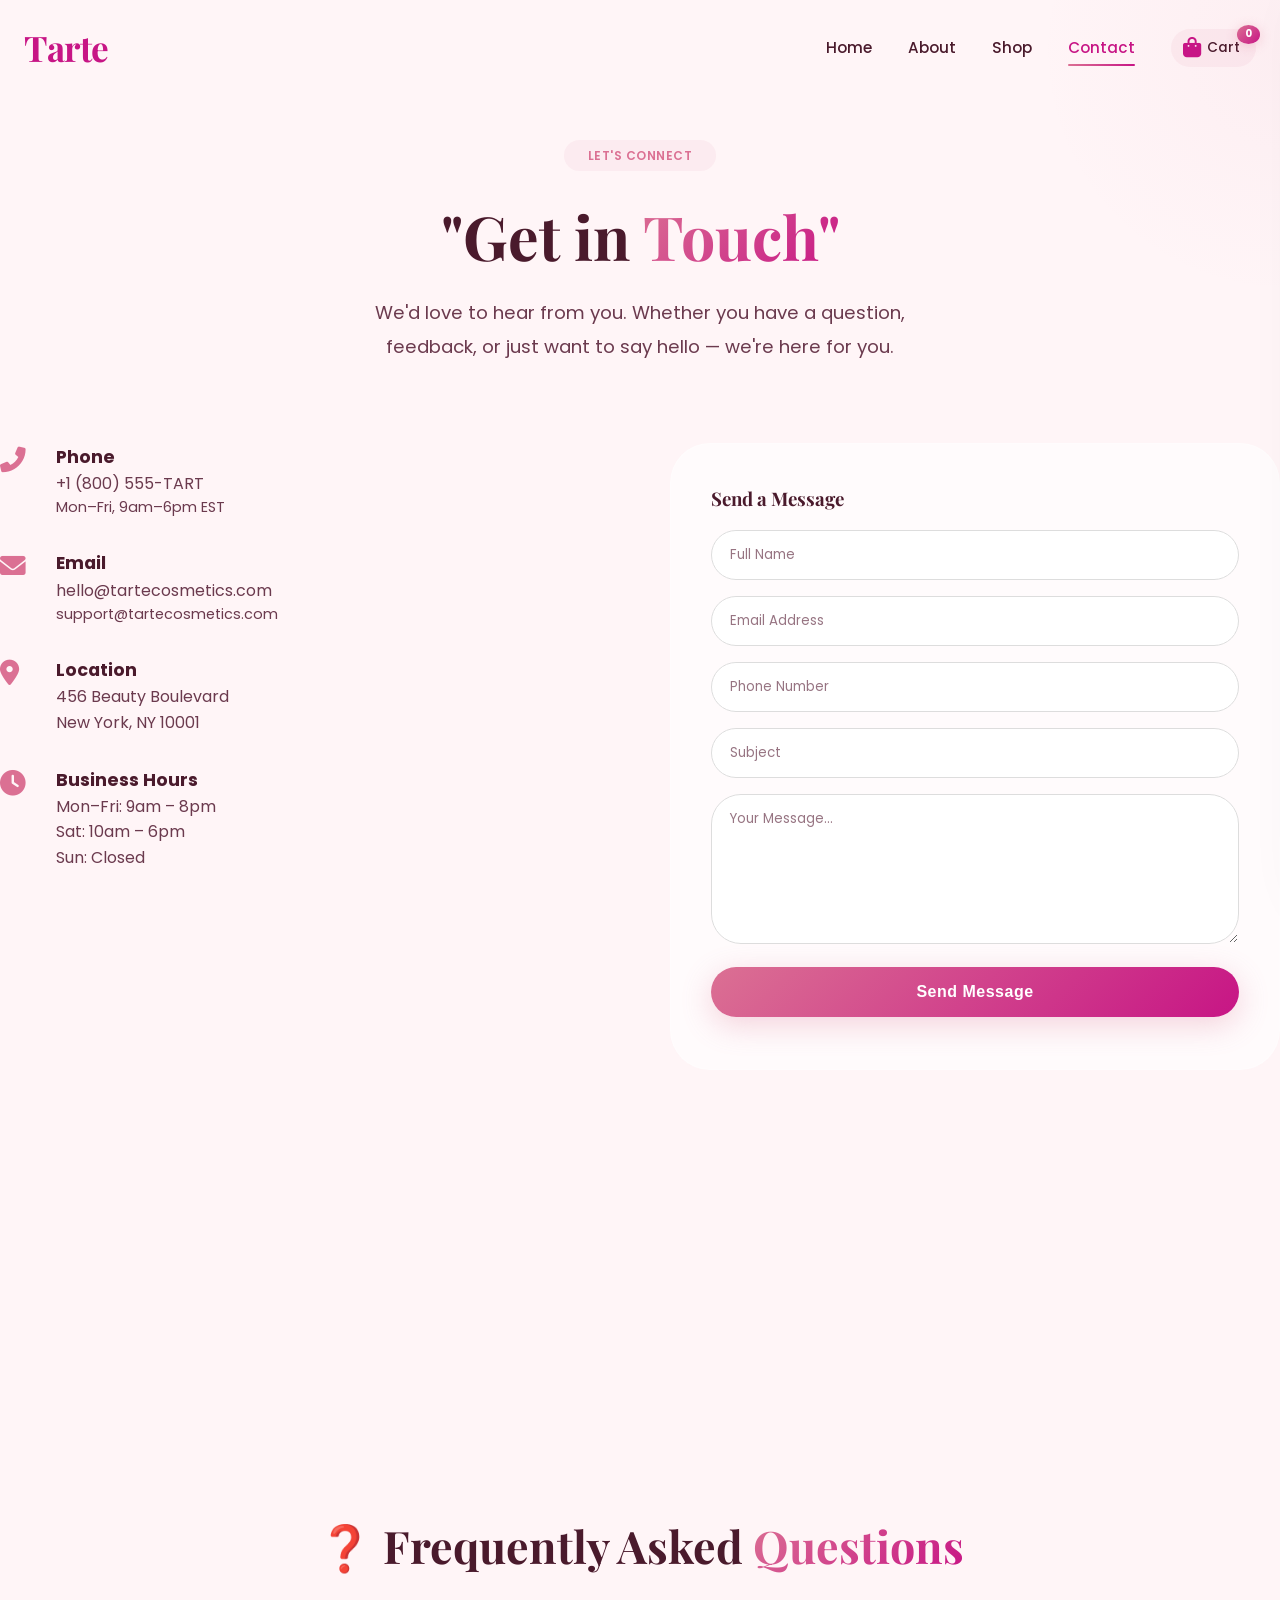
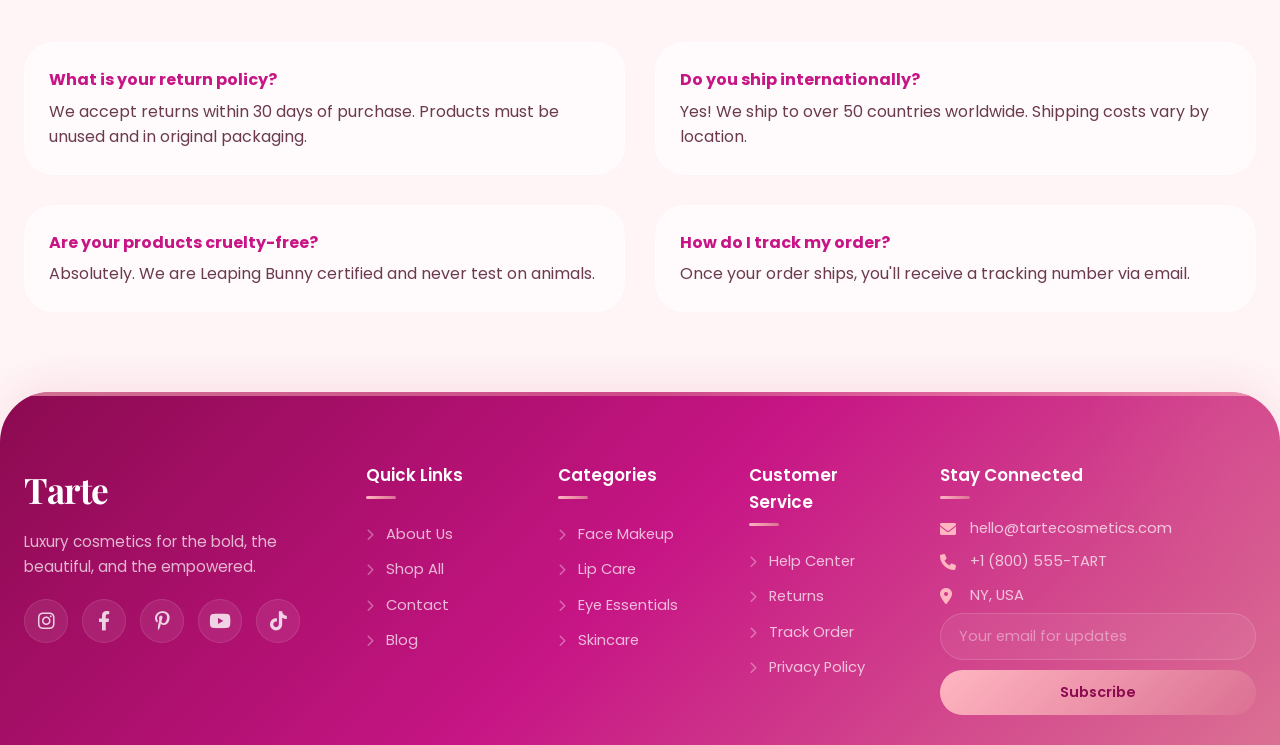
<file: contact.html>
<!DOCTYPE html>
<html lang="en">
<head>
    <meta charset="UTF-8">
    <meta name="viewport" content="width=device-width, initial-scale=1.0">
    <title>Tarte · Contact</title>
    <link rel="preconnect" href="https://fonts.googleapis.com">
    <link rel="preconnect" href="https://fonts.gstatic.com" crossorigin>
    <link href="https://fonts.googleapis.com/css2?family=Outfit:wght@300;400;500;600;700&family=Playfair+Display:ital,wght@0,400;0,600;0,700;1,400&family=Poppins:wght@300;400;500;600;700&display=swap" rel="stylesheet">
    <link rel="stylesheet" href="https://cdnjs.cloudflare.com/ajax/libs/font-awesome/6.0.0-beta3/css/all.min.css">
    <style>
        /* ===== GLOBAL RESET & BASE ===== */
        * {
            margin: 0;
            padding: 0;
            box-sizing: border-box;
        }
        body {
            font-family: 'Poppins', sans-serif;
            background: #FFF5F7;
            color: #4A1A2C;
            overflow-x: hidden;
            line-height: 1.6;
        }
        a {
            text-decoration: none;
            color: inherit;
        }
        img {
            max-width: 100%;
            display: block;
        }
        .container {
            max-width: 1280px;
            margin: 0 auto;
            padding: 0 24px;
        }

        /* ===== BUTTONS ===== */
        .btn-primary {
            background: linear-gradient(135deg, #DB7093, #C71585);
            border: none;
            color: #fff;
            padding: 16px 44px;
            border-radius: 60px;
            font-weight: 600;
            letter-spacing: 0.5px;
            transition: all 0.3s ease;
            box-shadow: 0 8px 30px rgba(219, 112, 147, 0.3);
            display: inline-block;
            cursor: pointer;
            font-size: 1rem;
            position: relative;
            overflow: hidden;
        }
        .btn-primary::before {
            content: '';
            position: absolute;
            top: 0;
            left: -100%;
            width: 100%;
            height: 100%;
            background: linear-gradient(90deg, transparent, rgba(255,255,255,0.2), transparent);
            transition: 0.5s;
        }
        .btn-primary:hover::before {
            left: 100%;
        }
        .btn-primary:hover {
            transform: translateY(-3px) scale(1.03);
            box-shadow: 0 12px 40px rgba(219, 112, 147, 0.4);
        }

        .btn-secondary {
            background: transparent;
            border: 2px solid #DB7093;
            color: #DB7093;
            padding: 14px 36px;
            border-radius: 60px;
            font-weight: 600;
            transition: all 0.3s ease;
            display: inline-block;
            cursor: pointer;
            font-size: 1rem;
        }
        .btn-secondary:hover {
            background: #DB7093;
            color: #fff;
            transform: translateY(-2px);
            box-shadow: 0 8px 24px rgba(219, 112, 147, 0.2);
        }

        /* ===== NAVBAR ===== */
        .navbar {
            position: fixed;
            top: 0;
            left: 0;
            width: 100%;
            padding: 20px 24px;
            z-index: 999;
            transition: all 0.4s ease;
            background: transparent;
            display: flex;
            align-items: center;
            justify-content: space-between;
            flex-wrap: wrap;
        }
        .navbar.scrolled {
            background: rgba(255, 255, 255, 0.92);
            backdrop-filter: blur(16px);
            box-shadow: 0 4px 40px rgba(0, 0, 0, 0.06);
            padding: 14px 24px;
        }
        .logo {
            font-family: 'Playfair Display', serif;
            font-size: 2.2rem;
            font-weight: 700;
            color: #C71585;
            letter-spacing: -0.5px;
            transition: 0.3s;
        }
        .logo:hover {
            transform: scale(1.02);
        }
        .nav-links {
            display: flex;
            gap: 36px;
            align-items: center;
            font-weight: 500;
        }
        .nav-links a {
            position: relative;
            color: #4A1A2C;
            transition: 0.3s;
            font-size: 0.95rem;
        }
        .nav-links a::after {
            content: '';
            position: absolute;
            bottom: -6px;
            left: 0;
            width: 0;
            height: 2.5px;
            background: linear-gradient(90deg, #DB7093, #C71585);
            transition: 0.3s;
            border-radius: 4px;
        }
        .nav-links a:hover::after,
        .nav-links a.active::after {
            width: 100%;
        }
        .nav-links a.active {
            color: #C71585;
        }
        .nav-icons {
            display: flex;
            gap: 20px;
            font-size: 1.2rem;
            align-items: center;
        }
        .nav-icons .cart-wrapper {
            position: relative;
            cursor: pointer;
            display: flex;
            align-items: center;
            gap: 6px;
            padding: 8px 16px 8px 12px;
            border-radius: 40px;
            background: rgba(219, 112, 147, 0.08);
            transition: all 0.3s ease;
        }
        .nav-icons .cart-wrapper:hover {
            background: rgba(219, 112, 147, 0.15);
            transform: scale(1.02);
        }
        .nav-icons .cart-wrapper i {
            font-size: 1.3rem;
            color: #C71585;
            transition: 0.3s;
        }
        .nav-icons .cart-wrapper:hover i {
            color: #DB7093;
        }
        .nav-icons .cart-wrapper .cart-text {
            font-size: 0.85rem;
            font-weight: 500;
            color: #4A1A2C;
        }
        .cart-badge {
            background: linear-gradient(135deg, #DB7093, #C71585);
            color: #fff;
            border-radius: 50%;
            padding: 1px 8px;
            font-size: 0.65rem;
            font-weight: 700;
            position: absolute;
            top: -4px;
            right: -4px;
            min-width: 20px;
            text-align: center;
            box-shadow: 0 2px 12px rgba(219, 112, 147, 0.3);
        }
        .hamburger {
            display: none;
            font-size: 1.6rem;
            cursor: pointer;
            color: #4A1A2C;
        }

        @media (max-width: 840px) {
            .nav-links {
                display: none;
                flex-direction: column;
                width: 100%;
                background: rgba(255, 255, 255, 0.98);
                padding: 30px 24px;
                border-radius: 24px;
                margin-top: 16px;
                gap: 18px;
                box-shadow: 0 20px 60px rgba(0,0,0,0.08);
            }
            .nav-links.open {
                display: flex;
            }
            .hamburger {
                display: block;
            }
            .navbar {
                flex-wrap: wrap;
            }
            .nav-icons .cart-wrapper .cart-text {
                display: none;
            }
            .nav-icons .cart-wrapper {
                padding: 8px 12px;
            }
        }

        /* ===== CONTACT HERO ===== */
        .contact-hero {
            background: #FFF5F7;
            min-height: 30vh;
            display: flex;
            align-items: center;
            justify-content: center;
            text-align: center;
            padding: 140px 20px 40px;
            position: relative;
            overflow: hidden;
        }
        .contact-hero::after {
            content: '';
            position: absolute;
            top: -50%;
            right: -20%;
            width: 500px;
            height: 500px;
            background: radial-gradient(circle, rgba(219,112,147,0.05) 0%, transparent 70%);
            border-radius: 50%;
            animation: floatBg 20s infinite alternate ease-in-out;
        }
        @keyframes floatBg {
            0% { transform: translate(0, 0) scale(1); }
            100% { transform: translate(-100px, 50px) scale(1.2); }
        }
        .contact-hero .hero-content {
            position: relative;
            z-index: 2;
            max-width: 700px;
        }
        .contact-hero .hero-badge {
            display: inline-block;
            background: rgba(219,112,147,0.08);
            padding: 6px 24px;
            border-radius: 40px;
            font-size: 0.75rem;
            font-weight: 600;
            color: #DB7093;
            letter-spacing: 0.5px;
            margin-bottom: 16px;
            text-transform: uppercase;
        }
        .contact-hero h1 {
            font-family: 'Playfair Display', serif;
            font-size: 3.8rem;
            font-weight: 700;
            color: #4A1A2C;
            margin-bottom: 12px;
        }
        .contact-hero h1 span {
            background: linear-gradient(135deg, #DB7093, #C71585);
            -webkit-background-clip: text;
            -webkit-text-fill-color: transparent;
            background-clip: text;
        }
        .contact-hero p {
            font-size: 1.15rem;
            color: #6B3A4E;
            max-width: 550px;
            margin: 0 auto;
            line-height: 1.8;
        }

        .contact-grid {
            display: grid;
            grid-template-columns: 1fr 1fr;
            gap: 60px;
            padding: 40px 0 60px;
        }
        .contact-info {
            display: flex;
            flex-direction: column;
            gap: 30px;
        }
        .info-item {
            display: flex;
            gap: 16px;
            align-items: flex-start;
        }
        .info-item i {
            font-size: 1.6rem;
            color: #DB7093;
            min-width: 40px;
            padding-top: 4px;
        }
        .info-item h4 {
            color: #4A1A2C;
            font-size: 1.1rem;
        }
        .info-item p {
            color: #6B3A4E;
        }
        .contact-form {
            background: rgba(255,255,255,0.6);
            backdrop-filter: blur(8px);
            border-radius: 40px;
            padding: 40px;
            border: 1px solid rgba(255,255,255,0.3);
        }
        .contact-form h3 {
            font-family: 'Playfair Display', serif;
            color: #4A1A2C;
            margin-bottom: 16px;
        }
        .contact-form input,
        .contact-form textarea {
            width: 100%;
            padding: 14px 18px;
            border-radius: 30px;
            border: 1px solid #ddd;
            margin-bottom: 16px;
            font-family: 'Poppins', sans-serif;
            background: rgba(255,255,255,0.8);
            transition: 0.3s;
            color: #4A1A2C;
        }
        .contact-form input::placeholder,
        .contact-form textarea::placeholder {
            color: #6B3A4E;
            opacity: 0.7;
        }
        .contact-form input:focus,
        .contact-form textarea:focus {
            outline: none;
            border-color: #DB7093;
            box-shadow: 0 0 0 4px rgba(219,112,147,0.1);
        }
        .contact-form textarea {
            height: 150px;
            resize: vertical;
        }
        .map-container {
            border-radius: 40px;
            overflow: hidden;
            margin: 40px 0;
            height: 300px;
        }
        .map-container iframe {
            width: 100%;
            height: 100%;
            border: none;
        }
        .faq-grid {
            display: grid;
            grid-template-columns: 1fr 1fr;
            gap: 30px;
            padding: 40px 0;
        }
        .faq-item {
            background: rgba(255,255,255,0.6);
            border-radius: 30px;
            padding: 24px;
            border: 1px solid rgba(255,255,255,0.4);
            transition: 0.3s;
        }
        .faq-item:hover {
            transform: translateY(-4px);
            box-shadow: 0 12px 40px rgba(219,112,147,0.08);
        }
        .faq-item h4 {
            color: #C71585;
            margin-bottom: 6px;
        }
        .faq-item p {
            color: #6B3A4E;
        }

        /* Section Title */
        .section-title {
            font-family: 'Playfair Display', serif;
            font-size: 2.8rem;
            font-weight: 700;
            text-align: center;
            color: #4A1A2C;
            margin: 40px 0 20px;
        }
        .section-title span {
            background: linear-gradient(135deg, #DB7093, #C71585);
            -webkit-background-clip: text;
            -webkit-text-fill-color: transparent;
            background-clip: text;
        }

        /* ===== CART DRAWER ===== */
        .cart-drawer {
            position: fixed;
            top: 0;
            right: -440px;
            width: 400px;
            height: 100%;
            background: #fff;
            box-shadow: -8px 0 60px rgba(0,0,0,0.08);
            transition: 0.5s cubic-bezier(0.22, 1, 0.36, 1);
            padding: 28px;
            overflow-y: auto;
            z-index: 9999;
        }
        .cart-drawer.open {
            right: 0;
        }
        .cart-drawer h3 {
            font-family: 'Playfair Display', serif;
            font-size: 1.6rem;
            color: #4A1A2C;
        }
        .cart-item {
            display: flex;
            gap: 16px;
            margin-bottom: 20px;
            align-items: center;
            padding: 12px;
            border-radius: 16px;
            background: #FFF5F7;
        }
        .cart-item img {
            width: 60px;
            height: 60px;
            object-fit: cover;
            border-radius: 16px;
        }
        .cart-item .qty {
            display: flex;
            gap: 6px;
            align-items: center;
        }
        .cart-item .qty button {
            background: #f0f0f0;
            border: none;
            border-radius: 50%;
            width: 28px;
            height: 28px;
            cursor: pointer;
            font-weight: 600;
            transition: 0.2s;
            color: #4A1A2C;
        }
        .cart-item .qty button:hover {
            background: #DB7093;
            color: #fff;
        }

        /* ===== FOOTER ===== */
        .footer {
            background: linear-gradient(135deg, #8B0A50, #C71585, #DB7093);
            color: #fff5f7;
            padding: 70px 0 30px;
            border-radius: 50px 50px 0 0;
            margin-top: 40px;
            position: relative;
            overflow: hidden;
            box-shadow: 0 -10px 40px rgba(219, 112, 147, 0.15);
        }
        .footer::before {
            content: '';
            position: absolute;
            top: 0;
            left: 0;
            right: 0;
            height: 4px;
            background: linear-gradient(90deg, #FFB6C1, #DB7093, #FFB6C1);
            opacity: 0.6;
        }
        .footer::after {
            content: '';
            position: absolute;
            top: -100px;
            right: -100px;
            width: 300px;
            height: 300px;
            background: radial-gradient(circle, rgba(255, 182, 193, 0.05) 0%, transparent 70%);
            border-radius: 50%;
        }
        .footer-grid {
            display: grid;
            grid-template-columns: 2fr 1fr 1fr 1fr 1.2fr;
            gap: 40px;
            position: relative;
            z-index: 1;
        }
        .footer-brand {
            display: flex;
            flex-direction: column;
            gap: 12px;
        }
        .footer-brand .logo {
            font-family: 'Playfair Display', serif;
            font-size: 2.2rem;
            font-weight: 700;
            color: #fff;
            letter-spacing: -0.5px;
            display: inline-block;
        }
        .footer-brand .tagline {
            font-size: 0.95rem;
            color: rgba(255, 255, 255, 0.7);
            max-width: 280px;
            line-height: 1.6;
        }
        .footer-brand .social-links {
            display: flex;
            gap: 14px;
            margin-top: 8px;
        }
        .footer-brand .social-links a {
            width: 44px;
            height: 44px;
            border-radius: 50%;
            background: rgba(255, 255, 255, 0.08);
            border: 1px solid rgba(255, 255, 255, 0.1);
            display: flex;
            align-items: center;
            justify-content: center;
            color: rgba(255, 255, 255, 0.8);
            font-size: 1.2rem;
            transition: all 0.3s ease;
            text-decoration: none;
        }
        .footer-brand .social-links a:hover {
            background: rgba(255, 255, 255, 0.15);
            border-color: rgba(255, 182, 193, 0.4);
            transform: translateY(-3px) scale(1.05);
            color: #fff;
            box-shadow: 0 8px 24px rgba(219, 112, 147, 0.3);
        }
        .footer-col h4 {
            color: #fff;
            font-size: 1.05rem;
            font-weight: 600;
            margin-bottom: 18px;
            position: relative;
            padding-bottom: 10px;
        }
        .footer-col h4::after {
            content: '';
            position: absolute;
            bottom: 0;
            left: 0;
            width: 30px;
            height: 2.5px;
            background: linear-gradient(90deg, #FFB6C1, #DB7093);
            border-radius: 4px;
        }
        .footer-col a {
            display: block;
            color: rgba(255, 255, 255, 0.7);
            font-size: 0.92rem;
            padding: 6px 0;
            transition: all 0.3s ease;
            text-decoration: none;
        }
        .footer-col a:hover {
            color: #fff;
            transform: translateX(6px);
        }
        .footer-col a i {
            margin-right: 8px;
            font-size: 0.75rem;
            opacity: 0.5;
            transition: 0.3s;
        }
        .footer-col a:hover i {
            opacity: 1;
            color: #FFB6C1;
        }
        .footer-col .contact-info {
            display: flex;
            flex-direction: column;
            gap: 10px;
        }
        .footer-col .contact-info span {
            display: flex;
            align-items: center;
            gap: 10px;
            color: rgba(255, 255, 255, 0.7);
            font-size: 0.92rem;
        }
        .footer-col .contact-info i {
            color: #FFB6C1;
            font-size: 1rem;
            min-width: 20px;
        }
        .footer-col .newsletter-form {
            display: flex;
            flex-direction: column;
            gap: 10px;
            margin-top: 6px;
        }
        .footer-col .newsletter-form input {
            padding: 12px 18px;
            border-radius: 30px;
            border: 1px solid rgba(255, 255, 255, 0.15);
            background: rgba(255, 255, 255, 0.06);
            color: #fff;
            font-family: 'Poppins', sans-serif;
            font-size: 0.9rem;
            transition: all 0.3s ease;
        }
        .footer-col .newsletter-form input::placeholder {
            color: rgba(255, 255, 255, 0.4);
        }
        .footer-col .newsletter-form input:focus {
            outline: none;
            border-color: rgba(255, 182, 193, 0.4);
            background: rgba(255, 255, 255, 0.1);
            box-shadow: 0 0 0 4px rgba(219, 112, 147, 0.15);
        }
        .footer-col .newsletter-form .btn-subscribe {
            padding: 12px 24px;
            border-radius: 30px;
            border: none;
            background: linear-gradient(135deg, #FFB6C1, #DB7093);
            color: #8B0A50;
            font-weight: 600;
            font-size: 0.9rem;
            cursor: pointer;
            transition: all 0.3s ease;
            font-family: 'Poppins', sans-serif;
        }
        .footer-col .newsletter-form .btn-subscribe:hover {
            transform: translateY(-2px);
            box-shadow: 0 8px 24px rgba(219, 112, 147, 0.3);
        }
        .footer-bottom {
            border-top: 1px solid rgba(255, 255, 255, 0.06);
            margin-top: 50px;
            padding-top: 25px;
            display: flex;
            justify-content: space-between;
            align-items: center;
            flex-wrap: wrap;
            gap: 12px;
            position: relative;
            z-index: 1;
        }
        .footer-bottom .copyright {
            color: rgba(255, 255, 255, 0.5);
            font-size: 0.85rem;
        }
        .footer-bottom .footer-links {
            display: flex;
            gap: 24px;
        }
        .footer-bottom .footer-links a {
            color: rgba(255, 255, 255, 0.4);
            font-size: 0.8rem;
            transition: 0.3s;
            text-decoration: none;
        }
        .footer-bottom .footer-links a:hover {
            color: rgba(255, 255, 255, 0.8);
        }
        .footer-bottom .payment-icons {
            display: flex;
            gap: 12px;
            align-items: center;
        }
        .footer-bottom .payment-icons i {
            font-size: 1.6rem;
            color: rgba(255, 255, 255, 0.2);
            transition: 0.3s;
        }
        .footer-bottom .payment-icons i:hover {
            color: rgba(255, 255, 255, 0.6);
        }

        @media (max-width: 1024px) {
            .footer-grid {
                grid-template-columns: 1fr 1fr 1fr;
                gap: 30px;
            }
            .footer-brand {
                grid-column: span 3;
            }
        }
        @media (max-width: 768px) {
            .footer-grid {
                grid-template-columns: 1fr 1fr;
                gap: 28px;
            }
            .footer-brand {
                grid-column: span 2;
            }
            .footer-bottom {
                flex-direction: column;
                text-align: center;
            }
            .footer-bottom .footer-links {
                flex-wrap: wrap;
                justify-content: center;
            }
            .contact-grid {
                grid-template-columns: 1fr;
            }
            .faq-grid {
                grid-template-columns: 1fr;
            }
            .contact-hero h1 {
                font-size: 2.8rem;
            }
        }
        @media (max-width: 480px) {
            .contact-hero h1 {
                font-size: 2.2rem;
            }
            .contact-form {
                padding: 24px;
            }
            .faq-item {
                padding: 18px;
            }
            .footer-grid {
                grid-template-columns: 1fr;
                gap: 24px;
            }
            .footer-brand {
                grid-column: span 1;
            }
            .footer {
                padding: 50px 0 20px;
                border-radius: 30px 30px 0 0;
            }
        }
    </style>
</head>

<body>

    <!-- ===== NAVBAR ===== -->
    <nav class="navbar" id="navbar">
        <a href="index.html" class="logo">Tarte</a>
        <div class="hamburger" id="hamburger"><i class="fas fa-bars"></i></div>
        <div class="nav-links" id="navLinks">
            <a href="index.html">Home</a>
            <a href="about.html">About</a>
            <a href="shop.html">Shop</a>
            <a href="contact.html" class="active">Contact</a>
            <div class="nav-icons">
                <div class="cart-wrapper" id="cartIcon">
                    <i class="fas fa-shopping-bag"></i>
                    <span class="cart-text">Cart</span>
                    <span class="cart-badge" id="cartCount">0</span>
                </div>
            </div>
        </div>
    </nav>

    <!-- ===== CART DRAWER ===== -->
    <div class="cart-drawer" id="cartDrawer">
        <h3 style="display:flex;justify-content:space-between;align-items:center;color:#4A1A2C;">
            Your Bag
            <span id="closeCart" style="cursor:pointer;font-size:1.4rem;">✕</span>
        </h3>
        <div id="cartItems" style="margin-top:20px;"></div>
        <div style="margin-top:20px;border-top:1px solid #eee;padding-top:16px;">
            <p style="color:#4A1A2C;">Subtotal: $<span id="subtotal" style="color:#C71585;font-weight:600;">0.00</span></p>
            <p style="color:#4A1A2C;">Shipping: $<span id="shipping" style="color:#C71585;font-weight:600;">5.00</span></p>
            <p style="color:#4A1A2C;">Tax: $<span id="tax" style="color:#C71585;font-weight:600;">0.00</span></p>
            <h4 style="font-size:1.2rem;color:#4A1A2C;">Total: $<span id="grandTotal" style="color:#C71585;">0.00</span></h4>
            <button class="btn-primary" style="width:100%;margin-top:14px;">Checkout</button>
            <button id="clearCart" style="background:none;border:none;color:#b00;margin-top:10px;cursor:pointer;font-size:0.9rem;">Empty Cart</button>
        </div>
    </div>

    <!-- ===== CONTACT HERO ===== -->
    <section class="contact-hero">
        <div class="hero-content">
            <div class="hero-badge">Let's Connect</div>
            <h1>"Get in <span>Touch"</span></h1>
            <p>We'd love to hear from you. Whether you have a question, feedback, or just want to say hello — we're here for you.</p>
        </div>
    </section>

    <div class="container contact-grid">
        <div class="contact-info">
            <div class="info-item">
                <i class="fas fa-phone-alt"></i>
                <div>
                    <h4>Phone</h4>
                    <p>+1 (800) 555-TART</p>
                    <p style="color:#6B3A4E;font-size:0.9rem;">Mon–Fri, 9am–6pm EST</p>
                </div>
            </div>
            <div class="info-item">
                <i class="fas fa-envelope"></i>
                <div>
                    <h4>Email</h4>
                    <p>hello@tartecosmetics.com</p>
                    <p style="color:#6B3A4E;font-size:0.9rem;">support@tartecosmetics.com</p>
                </div>
            </div>
            <div class="info-item">
                <i class="fas fa-map-marker-alt"></i>
                <div>
                    <h4>Location</h4>
                    <p>456 Beauty Boulevard<br>New York, NY 10001</p>
                </div>
            </div>
            <div class="info-item">
                <i class="fas fa-clock"></i>
                <div>
                    <h4>Business Hours</h4>
                    <p>Mon–Fri: 9am – 8pm<br>Sat: 10am – 6pm<br>Sun: Closed</p>
                </div>
            </div>
        </div>

        <div class="contact-form">
            <h3>Send a Message</h3>
            <form id="contactForm">
                <input type="text" id="fullName" placeholder="Full Name" required>
                <input type="email" id="email" placeholder="Email Address" required>
                <input type="tel" id="phone" placeholder="Phone Number">
                <input type="text" id="subject" placeholder="Subject">
                <textarea id="message" placeholder="Your Message..." required></textarea>
                <button type="submit" class="btn-primary" style="width:100%;">Send Message</button>
            </form>
            <div id="formMessage" style="margin-top:12px;text-align:center;"></div>
        </div>
    </div>

    <div class="container map-container">
        <iframe src="https://www.google.com/maps/embed?pb=!1m18!1m12!1m3!1d3022.1422937950147!2d-73.987319684594!3d40.748441979327!2m3!1f0!2f0!3f0!3m2!1i1024!2i768!4f13.1!3m3!1m2!1s0x89c259a9b3117469%3A0xd134e199a405a163!2sEmpire%20State%20Building!5e0!3m2!1sen!2sus!4v1644262070686" allowfullscreen loading="lazy"></iframe>
    </div>

    <div class="container">
        <h2 class="section-title">❓ Frequently Asked <span>Questions</span></h2>
        <div class="faq-grid">
            <div class="faq-item">
                <h4>What is your return policy?</h4>
                <p>We accept returns within 30 days of purchase. Products must be unused and in original packaging.</p>
            </div>
            <div class="faq-item">
                <h4>Do you ship internationally?</h4>
                <p>Yes! We ship to over 50 countries worldwide. Shipping costs vary by location.</p>
            </div>
            <div class="faq-item">
                <h4>Are your products cruelty-free?</h4>
                <p>Absolutely. We are Leaping Bunny certified and never test on animals.</p>
            </div>
            <div class="faq-item">
                <h4>How do I track my order?</h4>
                <p>Once your order ships, you'll receive a tracking number via email.</p>
            </div>
        </div>
    </div>

    <!-- ===== FOOTER ===== -->
    <footer class="footer">
        <div class="container footer-grid">
            <div class="footer-brand">
                <span class="logo">Tarte</span>
                <p class="tagline">Luxury cosmetics for the bold, the beautiful, and the empowered.</p>
                <div class="social-links">
                    <a href="#"><i class="fab fa-instagram"></i></a>
                    <a href="#"><i class="fab fa-facebook-f"></i></a>
                    <a href="#"><i class="fab fa-pinterest-p"></i></a>
                    <a href="#"><i class="fab fa-youtube"></i></a>
                    <a href="#"><i class="fab fa-tiktok"></i></a>
                </div>
            </div>
            <div class="footer-col">
                <h4>Quick Links</h4>
                <a href="about.html"><i class="fas fa-chevron-right"></i> About Us</a>
                <a href="shop.html"><i class="fas fa-chevron-right"></i> Shop All</a>
                <a href="contact.html"><i class="fas fa-chevron-right"></i> Contact</a>
                <a href="#"><i class="fas fa-chevron-right"></i> Blog</a>
            </div>
            <div class="footer-col">
                <h4>Categories</h4>
                <a href="shop.html"><i class="fas fa-chevron-right"></i> Face Makeup</a>
                <a href="shop.html"><i class="fas fa-chevron-right"></i> Lip Care</a>
                <a href="shop.html"><i class="fas fa-chevron-right"></i> Eye Essentials</a>
                <a href="shop.html"><i class="fas fa-chevron-right"></i> Skincare</a>
            </div>
            <div class="footer-col">
                <h4>Customer Service</h4>
                <a href="#"><i class="fas fa-chevron-right"></i> Help Center</a>
                <a href="#"><i class="fas fa-chevron-right"></i> Returns</a>
                <a href="#"><i class="fas fa-chevron-right"></i> Track Order</a>
                <a href="#"><i class="fas fa-chevron-right"></i> Privacy Policy</a>
            </div>
            <div class="footer-col">
                <h4>Stay Connected</h4>
                <div class="contact-info">
                    <span><i class="fas fa-envelope"></i> hello@tartecosmetics.com</span>
                    <span><i class="fas fa-phone"></i> +1 (800) 555-TART</span>
                    <span><i class="fas fa-map-marker-alt"></i> NY, USA</span>
                </div>
                <div class="newsletter-form">
                    <input type="email" placeholder="Your email for updates">
                    <button class="btn-subscribe">Subscribe</button>
                </div>
            </div>
        </div>
    </footer>

    <script>
        document.getElementById('contactForm').addEventListener('submit', function(e) {
            e.preventDefault();
            const name = document.getElementById('fullName').value.trim();
            const email = document.getElementById('email').value.trim();
            const message = document.getElementById('message').value.trim();
            const msgDiv = document.getElementById('formMessage');

            if (name.length < 2) {
                msgDiv.innerHTML = '❌ Please enter your full name.';
                msgDiv.style.color = '#b00';
                return;
            }
            if (!email.includes('@') || !email.includes('.')) {
                msgDiv.innerHTML = '❌ Please enter a valid email address.';
                msgDiv.style.color = '#b00';
                return;
            }
            if (message.length < 10) {
                msgDiv.innerHTML = '❌ Message must be at least 10 characters.';
                msgDiv.style.color = '#b00';
                return;
            }

            msgDiv.innerHTML = '✅ Thank you! We\'ll get back to you soon.';
            msgDiv.style.color = '#C71585';
            this.reset();
        });
    </script>
    <script>
        // ===== CART FUNCTIONALITY =====
        let cart = JSON.parse(localStorage.getItem('tarteCart')) || [];

        function saveCart() {
            localStorage.setItem('tarteCart', JSON.stringify(cart));
            updateCartUI();
        }

        function updateCartUI() {
            const count = cart.reduce((s, i) => s + i.qty, 0);
            const badge = document.getElementById('cartCount');
            if (badge) badge.textContent = count;

            const drawer = document.getElementById('cartItems');
            if (!drawer) return;

            if (cart.length === 0) {
                drawer.innerHTML = '<p style="text-align:center;color:#888;padding:40px 0;">Your bag is empty.</p>';
            } else {
                drawer.innerHTML = cart.map((item, idx) => `
                    <div class="cart-item">
                        <img src="${item.img}" alt="${item.name}">
                        <div style="flex:1;">
                            <strong style="font-size:0.9rem;color:#4A1A2C;">${item.name}</strong>
                            <br><span style="color:#C71585;font-weight:600;">$${item.price}</span>
                            <div class="qty" style="margin-top:4px;">
                                <button onclick="changeQty(${idx},-1)">−</button>
                                <span style="min-width:24px;text-align:center;color:#4A1A2C;">${item.qty}</span>
                                <button onclick="changeQty(${idx},1)">+</button>
                            </div>
                        </div>
                        <button onclick="removeItem(${idx})" style="background:none;border:none;color:#b00;font-size:1.2rem;cursor:pointer;">✕</button>
                    </div>
                `).join('');
            }

            const subtotal = cart.reduce((s, i) => s + i.price * i.qty, 0);
            const shipping = subtotal > 0 ? 5 : 0;
            const tax = subtotal * 0.08;
            const total = subtotal + shipping + tax;

            document.getElementById('subtotal').textContent = subtotal.toFixed(2);
            document.getElementById('shipping').textContent = shipping.toFixed(2);
            document.getElementById('tax').textContent = tax.toFixed(2);
            document.getElementById('grandTotal').textContent = total.toFixed(2);
        }

        window.changeQty = function(idx, delta) {
            if (cart[idx]) {
                cart[idx].qty = Math.max(1, cart[idx].qty + delta);
                saveCart();
            }
        };

        window.removeItem = function(idx) {
            cart.splice(idx, 1);
            saveCart();
        };

        // ===== NAVBAR =====
        window.addEventListener('scroll', () => {
            const navbar = document.getElementById('navbar');
            if (navbar) {
                navbar.classList.toggle('scrolled', window.scrollY > 60);
            }
        });

        // ===== HAMBURGER =====
        document.getElementById('hamburger')?.addEventListener('click', function() {
            document.getElementById('navLinks').classList.toggle('open');
        });

        // ===== CART DRAWER =====
        document.getElementById('cartIcon')?.addEventListener('click', function() {
            document.getElementById('cartDrawer').classList.toggle('open');
        });

        document.getElementById('closeCart')?.addEventListener('click', function() {
            document.getElementById('cartDrawer').classList.remove('open');
        });

        document.getElementById('clearCart')?.addEventListener('click', function() {
            cart = [];
            saveCart();
        });

        updateCartUI();
    </script>
</body>
</html>
</file>
